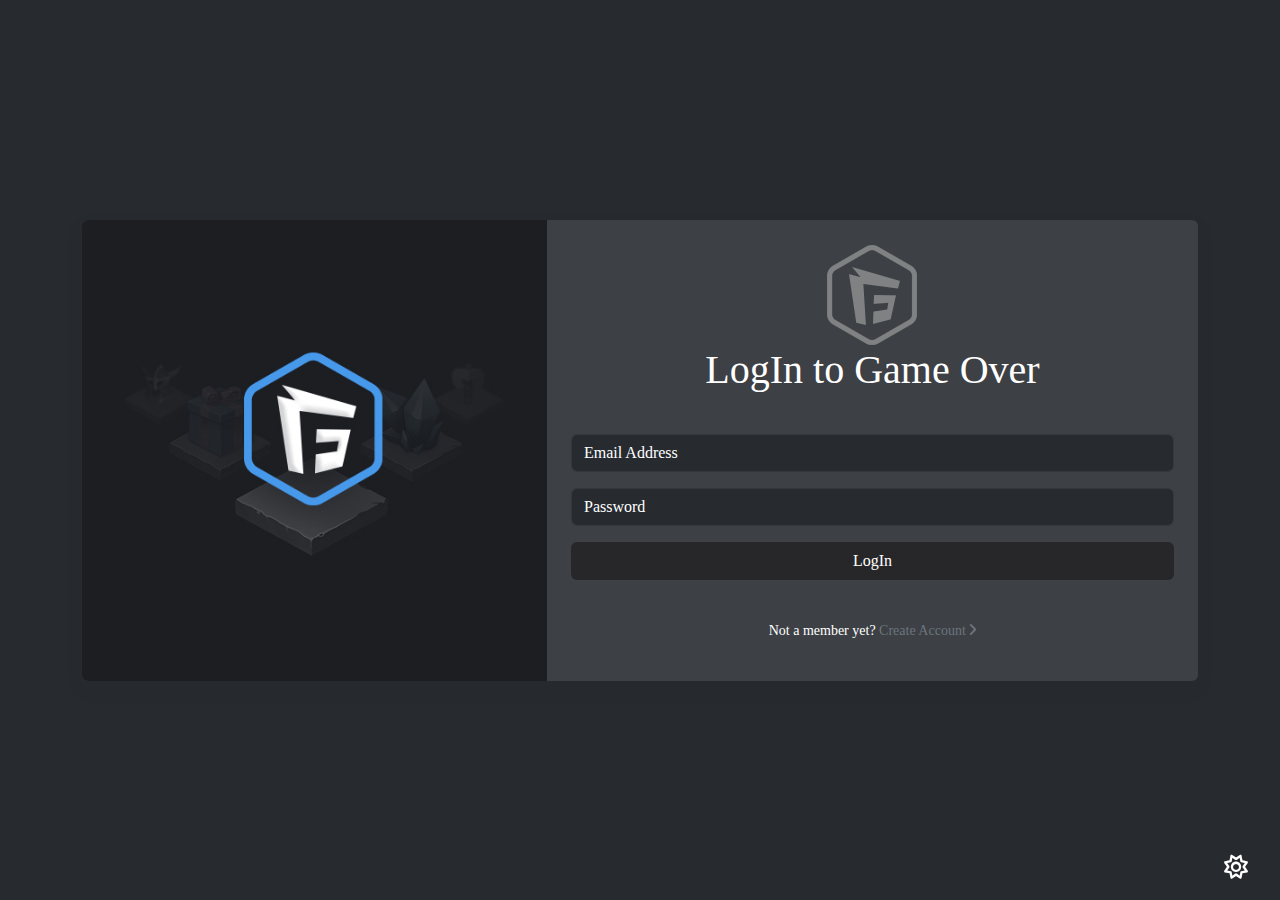
<file: index.html>
<!DOCTYPE html>
<html lang="en" dir="ltr" data-theme="dark">
  <head>
    <meta charset="UTF-8" />
    <meta http-equiv="X-UA-Compatible" content="IE=edge" />
    <meta name="viewport" content="width=device-width, initial-scale=1.0" />
    <meta name="description" content="Game Over Site" />
    <meta name="keywords" content="Game Over" />

    <!-- FontAwesome6.2.1 Css File  -->
    <link rel="stylesheet" href="./css/all.min.css" />
    <!-- BootStrap5.3 -->
    <link rel="stylesheet" href="./css/bootstrap.min.css" />
    <!-- main css file -->
    <link rel="stylesheet" href="./css/style.css" />
    <title>LogIn</title>
  </head>
  <body>
    <!-- ========== Start Fixed ========== -->
    <!-- fa-moon   fa-sun -->

    <span class="position-fixed bottom-0 end-0 m-3 z-3">
      <i role="button" id="mode" class="fa-regular fa-sun fa-xl p-3"></i>
    </span>

    <main class="container login min-vh-100 hstack">
      <section class="login-area shadow w-100 rounded overflow-hidden">
        <div class="row g-0">
          <div class="col-lg-5 d-none d-md-block">
            <div class="image"></div>
          </div>
          <div class="col-lg-7">
            <div class="p-4">
              <header class="text-center">
                <img src="./images/logo-sm.png" alt="logo game over" />
                <h1>LogIn to Game Over</h1>
              </header>
              <form class="row g-3 my-4" id="login">
                <div class="col-12">
                  <div class="form-data">
                    <input
                      type="email"
                      id="email"
                      class="form-control"
                      placeholder="Email Address"
                    />
                    <ul class="alert alert-danger p-0 invalid-feedback">
                      <li>Email Is Required</li>
                      <li>InValid Email Formate</li>
                    </ul>
                  </div>
                </div>
                <div class="col-12">
                  <div class="form-data">
                    <input
                      type="password"
                      id="password"
                      class="form-control"
                      placeholder="Password"
                    />
                    <ul class="alert alert-danger p-0 invalid-feedback">
                      <li>Password Is Required</li>
                      <li>
                        Minimum eight characters, at least one letter and one
                        number
                      </li>
                    </ul>
                  </div>
                </div>
                <div class="col-12">
                  <button
                    type="submit"
                    class="btn w-100 main-btn"
                    id="btnLogin"
                  >
                    LogIn
                  </button>
                  <p id="msg" class="text-center"></p>
                </div>
              </form>
              <footer>
                <p class="text-center small">
                  Not a member yet?
                  <a
                    href="./register.html"
                    class="link-secondary text-decoration-none"
                    role="button"
                  >
                    Create Account <i class="fa-solid fa-angle-right"></i>
                  </a>
                </p>
              </footer>
            </div>
          </div>
        </div>
      </section>
    </main>

    <!-- bootstrap js -->
    <script src="./js/bootstrap.bundle.min.js"></script>
    <!-- main js file -->
    <script src="./js/index.js"></script>
  </body>
</html>
</file>
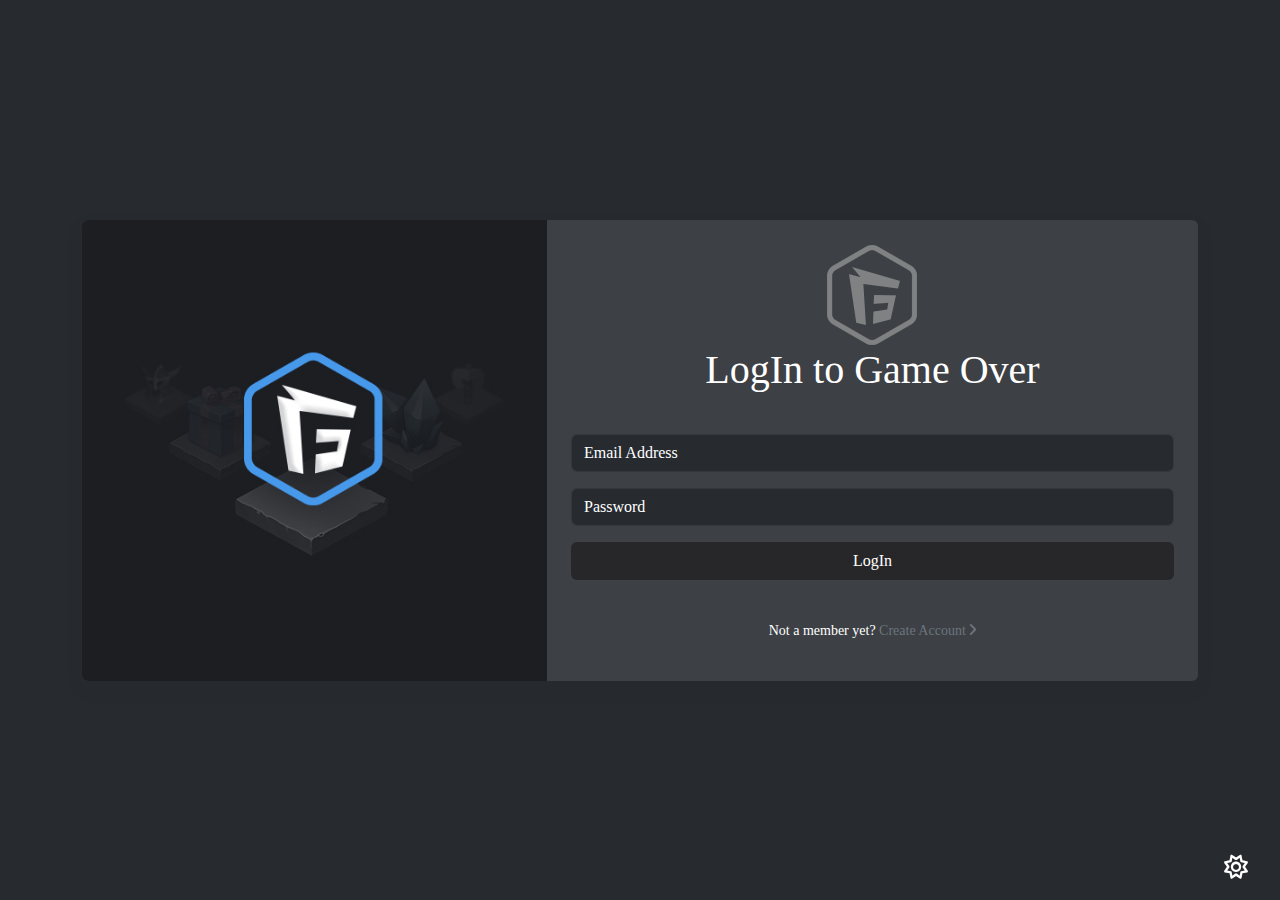
<file: details.html>
<!DOCTYPE html>
<html lang="en" dir="ltr" data-theme="dark">
  <head>
    <script src="/js/auth.js"></script>
    <meta charset="UTF-8" />
    <meta http-equiv="X-UA-Compatible" content="IE=edge" />
    <meta name="viewport" content="width=device-width, initial-scale=1.0" />
    <meta name="description" content="Game Over Site" />
    <meta name="keywords" content="Game Over" />

    <!-- FontAwesome6.2.1 Css File  -->
    <link rel="stylesheet" href="./css/all.min.css" />
    <!-- BootStrap5.3 -->
    <link rel="stylesheet" href="./css/bootstrap.min.css" />
    <!-- main css file -->
    <link rel="stylesheet" href="./css/style.css" />
    <title>Details</title>
  </head>
  <body>
    <span class="position-fixed bottom-0 end-0 m-3 z-3">
      <i role="button" id="mode" class="fa-regular fa-sun fa-xl p-3"></i>
    </span>
    <!-- ========== End Fixed ========== -->
    <main class="py-5 min-vh-100 details">
      <div class="container">
        <section class="row g-4" id="detailsData">
          <div class="loading d-none">
            <span class="loader"></span>
          </div>
        </section>
      </div>
    </main>

    <!-- bootstrap js -->
    <script src="./js/bootstrap.bundle.min.js"></script>
    <!-- main js file -->
    <script src="./js/details.js"></script>
  </body>
</html>
</file>
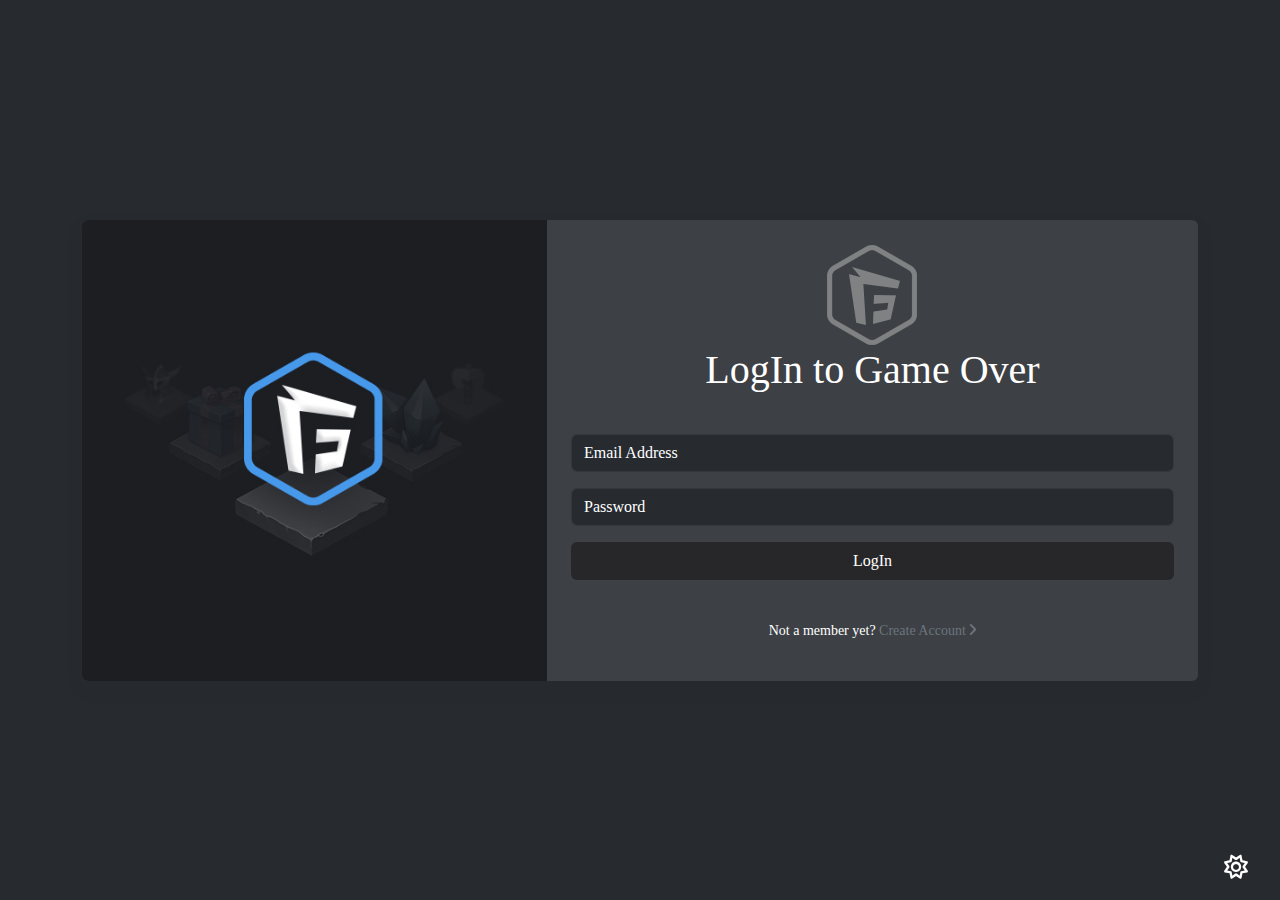
<file: home.html>
<!DOCTYPE html>
<html lang="en" dir="ltr" data-theme="dark">
  <head>
    <script src="/js/auth.js"></script>
    <meta charset="UTF-8" />
    <meta http-equiv="X-UA-Compatible" content="IE=edge" />
    <meta name="viewport" content="width=device-width, initial-scale=1.0" />
    <meta name="description" content="Game Over Site" />
    <meta name="keywords" content="Game Over" />
    <title>Home</title>
    <!-- FontAwesome6.2.1 Css File  -->
    <link rel="stylesheet" href="./css/all.min.css" />
    <!-- BootStrap5.3 -->
    <link rel="stylesheet" href="./css/bootstrap.min.css" />
    <!-- main css file -->
    <link rel="stylesheet" href="./css/style.css" />
  </head>
  <body>
    <!-- ========== Start Fixed ========== -->
    <!-- fa-moon   fa-sun -->

    <span class="position-fixed bottom-0 end-0 m-3 z-3">
      <i role="button" id="mode" class="fa-regular fa-sun fa-xl p-3"></i>
    </span>
    <!-- ========== End Fixed ========== -->
    <!-- star navbar -->
    <nav class="navbar w-75  navbar-expand-lg navbar-light position-sticky top-0  ">
      <div class="container">
          <div class="logo-brand d-flex align-items-center justify-content-center ">
              <img src="./images/logo-sm.png" class="img-log-nav" alt="">
              <a class="navbar-brand " href="#">GAME REVIEWS</a>
          </div>
        
        <button class="navbar-toggler" type="button" data-bs-toggle="collapse" data-bs-target="#navbarSupportedContent" aria-controls="navbarSupportedContent" aria-expanded="false" aria-label="Toggle navigation">
          <span class="navbar-toggler-icon "></span>
        </button>
        <div class="collapse navbar-collapse" id="navbarSupportedContent">
          <ul class="navbar-nav ms-auto mb-2 mb-lg-0 menu">
            
            <li class="nav-item">
              <a role="button" class="nav-link active text-uppercase" data-category="mmorpg">MMORPG</a>
            </li>
            <li class="nav-item">
              <a role="button" class="nav-link text-uppercase"  data-category="shooter">SHOOTER</a>
            </li>
            <li class="nav-item">
              <a role="button" class="nav-link text-uppercase"   data-category="sailing">SAILING</a>
            </li>
            <li class="nav-item">
              <a role="button" class="nav-link text-uppercase"   data-category="permadeath">PERMADEATH</a>
            </li>
            <li class="nav-item">
              <a role="button" class="nav-link text-uppercase"   data-category="superhero">SUPERHERO</a>
            </li>
            
            <li class="nav-item">
              <a role="button" class="nav-link text-uppercase"   data-category="pixel">PIXEL</a>
            </li>
          </ul>
            <ul class="navbar-nav mb-2 mb-lg-0">
              <li class="nav-item">
                 <span role="button" class="nav-link logout-btn">LogOut</span>
              </li>
           </ul>
            
              
             
        </div>
      </div>
    </nav>
    <!-- end navbar -->

    <main class="container my-3 home">
      <h1 class="h4 mb-4 mt-5">Top Free Games For PC And Browser In 2023!</h1>
      <section class="position-relative">
        <div
          class="row row-cols-1 row-cols-md-2 row-cols-lg-3 row-cols-xl-4 g-4"
          id="gameData"
        ></div>
        <div class="loading d-none">
          <span class="loader"></span>
        </div>
      </section>
    </main>

    <!-- bootstrap js -->
    <script src="./js/bootstrap.bundle.min.js"></script>
    <!-- main js file -->
    <script src="./js/home.js"></script>
  </body>
</html>
</file>
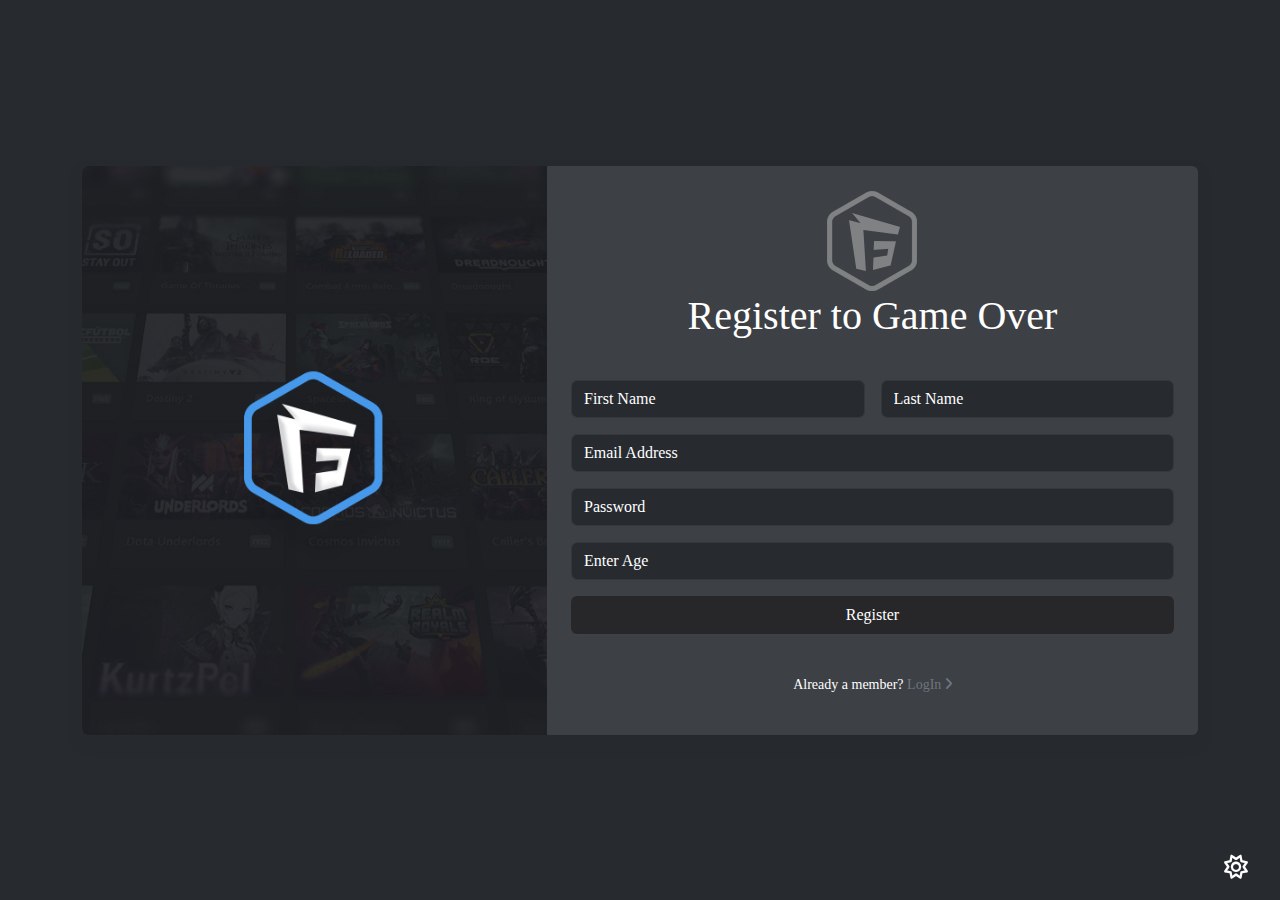
<file: register.html>
<!DOCTYPE html>
<html lang="en" dir="ltr" data-theme="dark">
  <head>
    <meta charset="UTF-8" />
    <meta name="viewport" content="width=device-width, initial-scale=1.0" />
    <meta name="description" content="Game Over Site" />
    <meta name="keywords" content="Game Over" />

    <!-- BootStrap5.3 -->
    <link rel="stylesheet" href="./css/bootstrap.min.css" />
    <!-- FontAwesome Css File  -->
    <link rel="stylesheet" href="./css/all.min.css" />
    <!-- main css file -->
    <link rel="stylesheet" href="./css/style.css" />
    <title>Register</title>
  </head>
  <body>
    <!-- ========== Start Fixed ========== -->
    <!-- fa-moon   fa-sun -->

    <span class="position-fixed bottom-0 end-0 m-3 z-3">
      <i role="button" id="mode" class="fa-regular fa-sun fa-xl p-3"></i>
    </span>
    <!-- ========== End Fixed ========== -->

    <main class="container register min-vh-100 hstack">
      <section class="register-area shadow w-100 rounded overflow-hidden">
        <div class="row g-0">
          <div class="col-lg-5 d-none d-md-block">
            <div class="image"></div>
          </div>
          <div class="col-lg-7">
            <div class="p-4">
              <header class="text-center">
                <img src="./images/logo-sm.png" alt="logo game over" />
                <h1>Register to Game Over</h1>
              </header>
              <form class="row g-3 my-4" id="register">
                <div class="col-md-6">
                  <div class="form-data">
                    <input
                      type="text"
                      id="firstName"
                      class="form-control"
                      placeholder="First Name"
                    />

                    <ul class="alert alert-danger p-0 invalid-feedback">
                      <li>First Name Is Required</li>
                      <li>Minmum Length 2 and Maxmum 20</li>
                    </ul>
                  </div>
                </div>
                <div class="col-md-6">
                  <div class="form-data">
                    <input
                      type="text"
                      id="lastName"
                      class="form-control"
                      placeholder="Last Name"
                    />
                    <ul class="alert alert-danger p-0 invalid-feedback">
                      <li>Last Name Is Required</li>
                      <li>Minmum Length 2 and Maxmum 20</li>
                    </ul>
                  </div>
                </div>
                <div class="col-12">
                  <div class="form-data">
                    <input
                      type="email"
                      id="email"
                      class="form-control"
                      placeholder="Email Address"
                    />
                    <ul class="alert alert-danger p-0 invalid-feedback">
                      <li>Email Is Required</li>
                      <li>InValid Email Formate</li>
                    </ul>
                  </div>
                </div>
                <div class="col-12">
                  <div class="form-data">
                    <input
                      type="password"
                      id="password"
                      class="form-control"
                      placeholder="Password"
                    />
                    <ul class="alert alert-danger p-0 invalid-feedback">
                      <li>Password Is Required</li>
                      <li>
                        Minimum eight characters, at least one letter and one
                        number
                      </li>
                    </ul>
                  </div>
                </div>
                <div class="col-12">
                  <div class="form-data">
                    <input
                      type="number"
                      id="age"
                      class="form-control"
                      placeholder="Enter Age"
                    />
                    <ul class="alert alert-danger p-0 invalid-feedback">
                      <li>Age Is Required</li>
                      <li>Minimum 10 Maxmum 80</li>
                    </ul>
                  </div>
                </div>

                <div class="col-12">
                  <button
                    type="submit"
                    class="btn w-100 main-btn"
                    id="btnRegister"
                  >
                    Register
                  </button>
                  <p id="msg" class="text-center"></p>
                </div>
              </form>
              <footer>
                <p class="text-center small">
                  Already a member?
                  <a
                    href="./index.html"
                    class="link-secondary text-decoration-none"
                    role="button"
                  >
                    LogIn <i class="fa-solid fa-angle-right"></i>
                  </a>
                </p>
              </footer>
            </div>
          </div>
        </div>
      </section>
    </main>

    <!-- bootstrap js -->
    <script src="./js/bootstrap.bundle.min.js"></script>
    <!-- main js file -->
    <script src="./js/register.js"></script>
  </body>
</html>
</file>
<file: css/style.css>
/***** theme customize *****/
[data-theme="dark"]{
   --main-color: #272b30;
   --seconde-color: #32383e;
   --color-text: #fff;
   --btn-main-color: #272729;
   --bs-badge-color: #fff;
}
[data-theme="light"] {
   --main-color: #eeeeee;
   --seconde-color: #010202;
   --color-text: #000;
   --btn-main-color: #414550;
   --bs-badge-color: #000;
}


.main-btn {
   background-color: var(--btn-main-color);
   color: var(--color-text);
}
.main-btn:hover {
   background: linear-gradient(rgb(0 0 0 / 0.1), rgb(0 0 0 / 0.2));
}
.form-control,
.form-control:focus {
   background-color: var(--main-color);
   color: var(--color-text);
   border-color: var(--seconde-color);
}

.form-control::placeholder {
   color: var(--color-text);
}



/***** Global *****/
@import url("https://fonts.googleapis.com/css2?family=Nerko+One&display=swap");
@import url("https://fonts.googleapis.com/css2?family=Comfortaa:wght@300;500;700&display=swap");


* {
   transition: background-color 0.5s, color 0.2s;
}
body{
   font-family: "Comfortaa", cursive;
   min-height: 100%;
   min-width: 100%;
   background-color: var(--main-color);
   color: var(--color-text);
}
h1,
h2,
h3,
h4,
h5,
h6 {
   font-family: "Nerko One", cursive;
   color: var(--color-text) !important;
}


.login .login-area,
.register .register-area {
   background-color: rgb(255 255 255 / 0.1);
   /* backdrop-filter: blur(5px); */
}
/***** Login *****/
.login .image {
   background: url("../images/login.jpg") center / cover no-repeat;
   min-height: 100%;
}
/***** End Login *****/

/***** register *****/
.register .image {
   background: url("../images/register.jpg") center / cover no-repeat;
   min-height: 100%;
}
/***** End register *****/

/***** nav start ****/
nav{
   background-color: rgb(58, 73, 123) !important;
   margin-inline: auto;
   margin-top: -30px;
   border-radius: 20px;
   box-shadow: 0 0 10px rgb(0 0 0 / 70%);
   
}
.navbar{
   z-index: 3;
   margin-top: 5rem;
}
nav .nav-link{
   color: #fff !important;
   transition: color 0.5s;
   font-size: .875em;
   transition: color 0.5s;
   overflow: hidden;

}
nav a.active{
   color: #09c !important;
   font-size: .875em;
}
nav .nav-link:hover{
   color: #09c !important;
      transition: color 0.5s;

}
.navbar-brand{
   color: #fff !important;
}

.img-log-nav{
width: 45px;
}
@media screen and (max-width:768px) {
.navbar{
    width: 100% !important;
}
}
/***** nav end ****/

/***** Home *****/
.home .card {
   filter: grayscale(0.7);
   transition: transform 0.5s, filter 0.5s 0.1s;
}

.home .card:hover {
   transform: scale(1.05);
   filter: grayscale(0);
}
/***** End Home *****/

/***** Details *****/
.details {
   background-color: #272729be;

   /* backdrop-filter: blur(4px); */
}
/***** End Details *****/
.breadcrumb-item+.breadcrumb-item::before{
   color: var(--color-text);
}

/***** Loader *****/
.loading {
   position: fixed;
   z-index: 9999;
   inset: 0;
   background-color: #272b30e3;
   display: flex;
   justify-content: center;
   align-items: center;
}
.loader {
   width: 100px;
   height: 100px;
   border-radius: 50%;
   display: inline-block;
   border-top: 4px solid #fff;
   border-right: 4px solid transparent;
   box-sizing: border-box;
   animation: rotation 1s linear infinite;
   position: relative;
}
.loader::after {
   content: "";
   box-sizing: border-box;
   position: absolute;
   left: 0;
   top: 0;
   width: 100px;
   height: 100px;
   border-radius: 50%;
   border-left: 4px solid #ff3d00;
   border-bottom: 4px solid transparent;
   animation: rotation 0.5s linear infinite reverse;
}
@keyframes rotation {
   0% {
      transform: rotate(0deg);
   }
   100% {
      transform: rotate(360deg);
   }
}
/***** End Loader *****/
.badge{
   color:var(--color-text) ;
   
}
</file>
